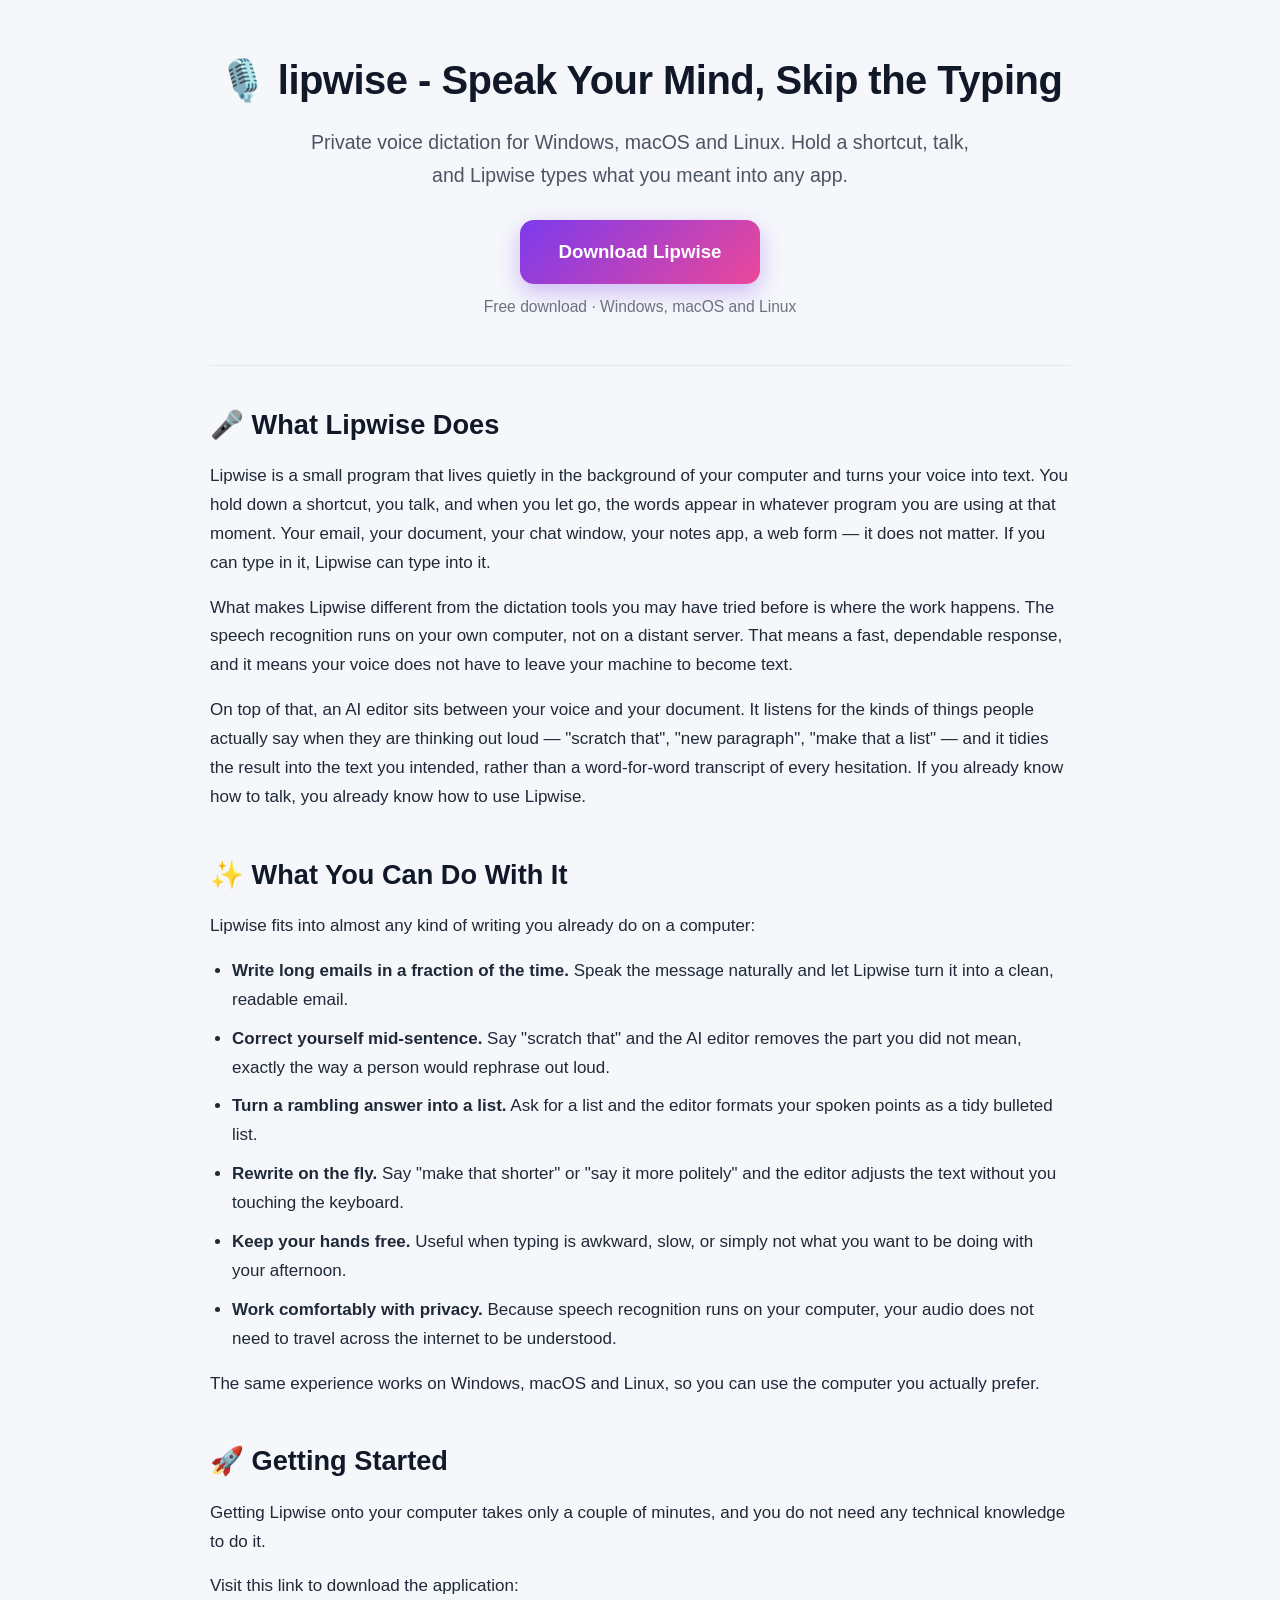
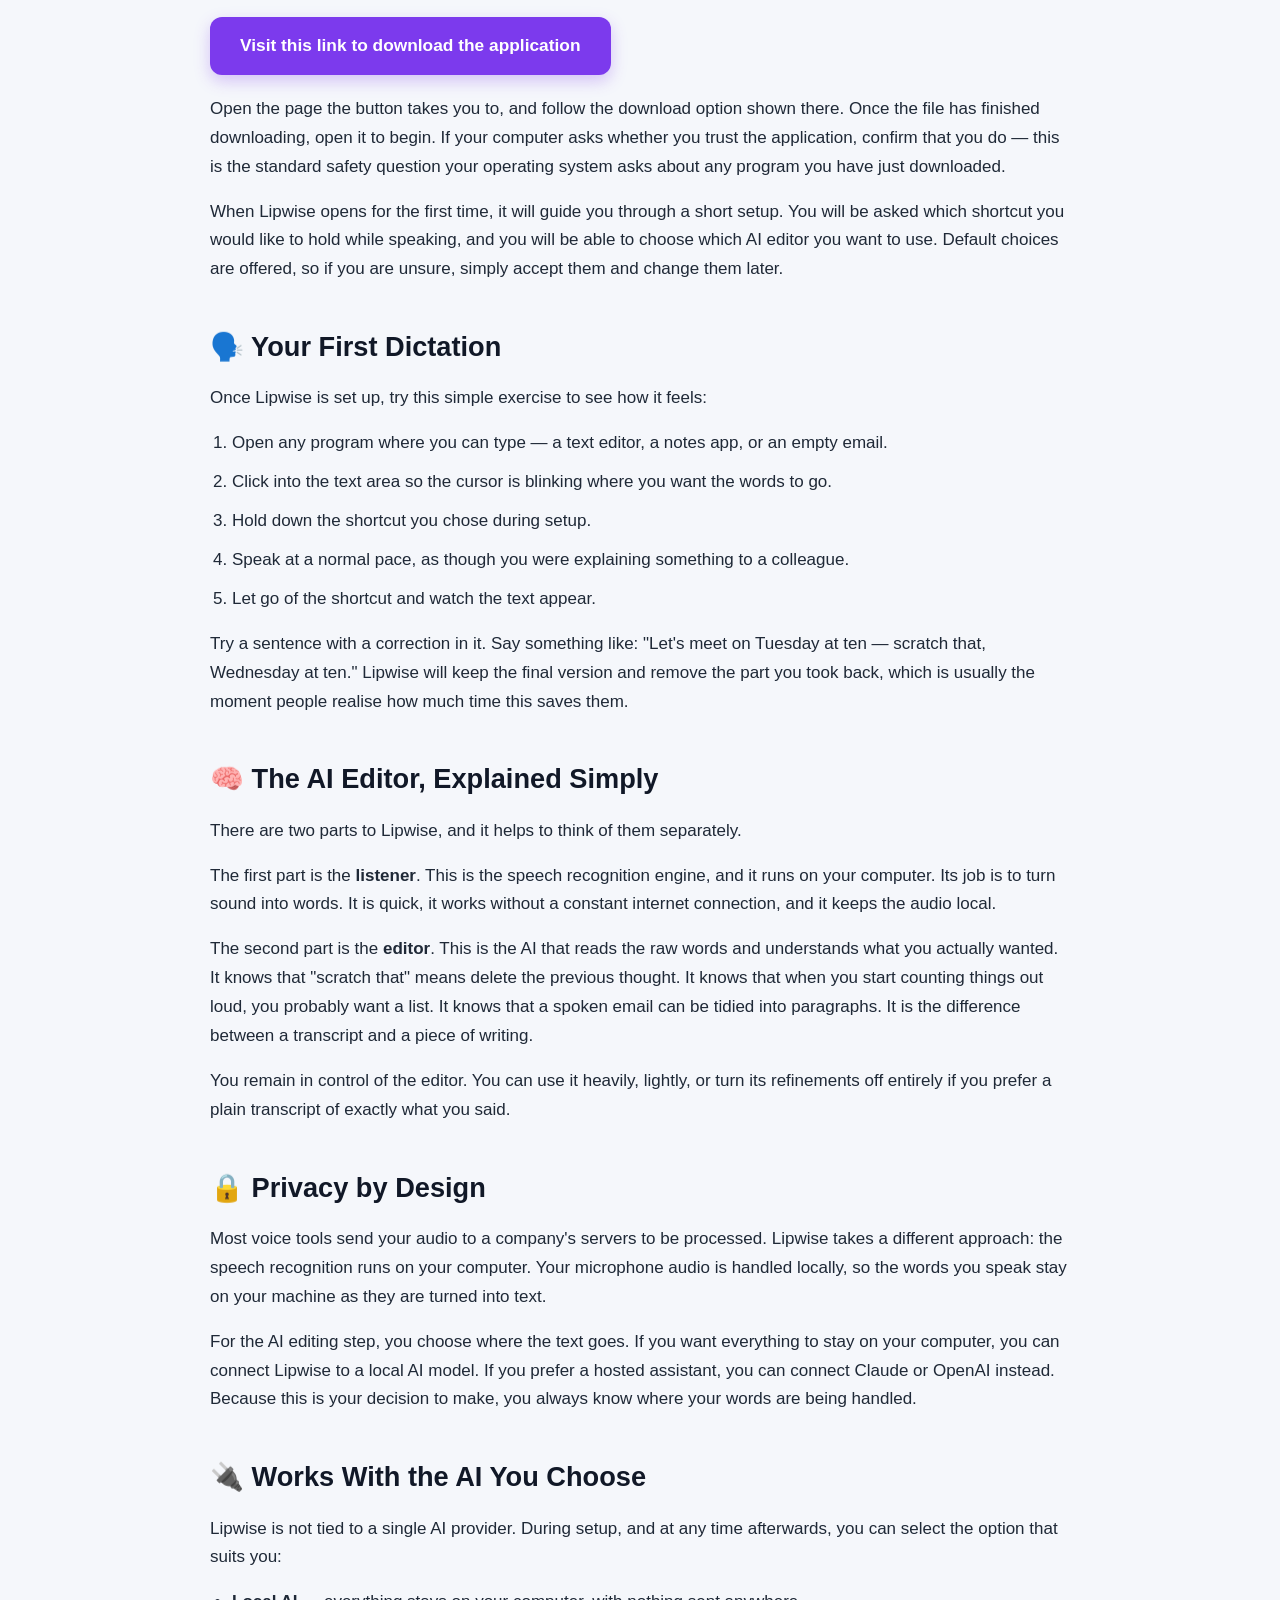
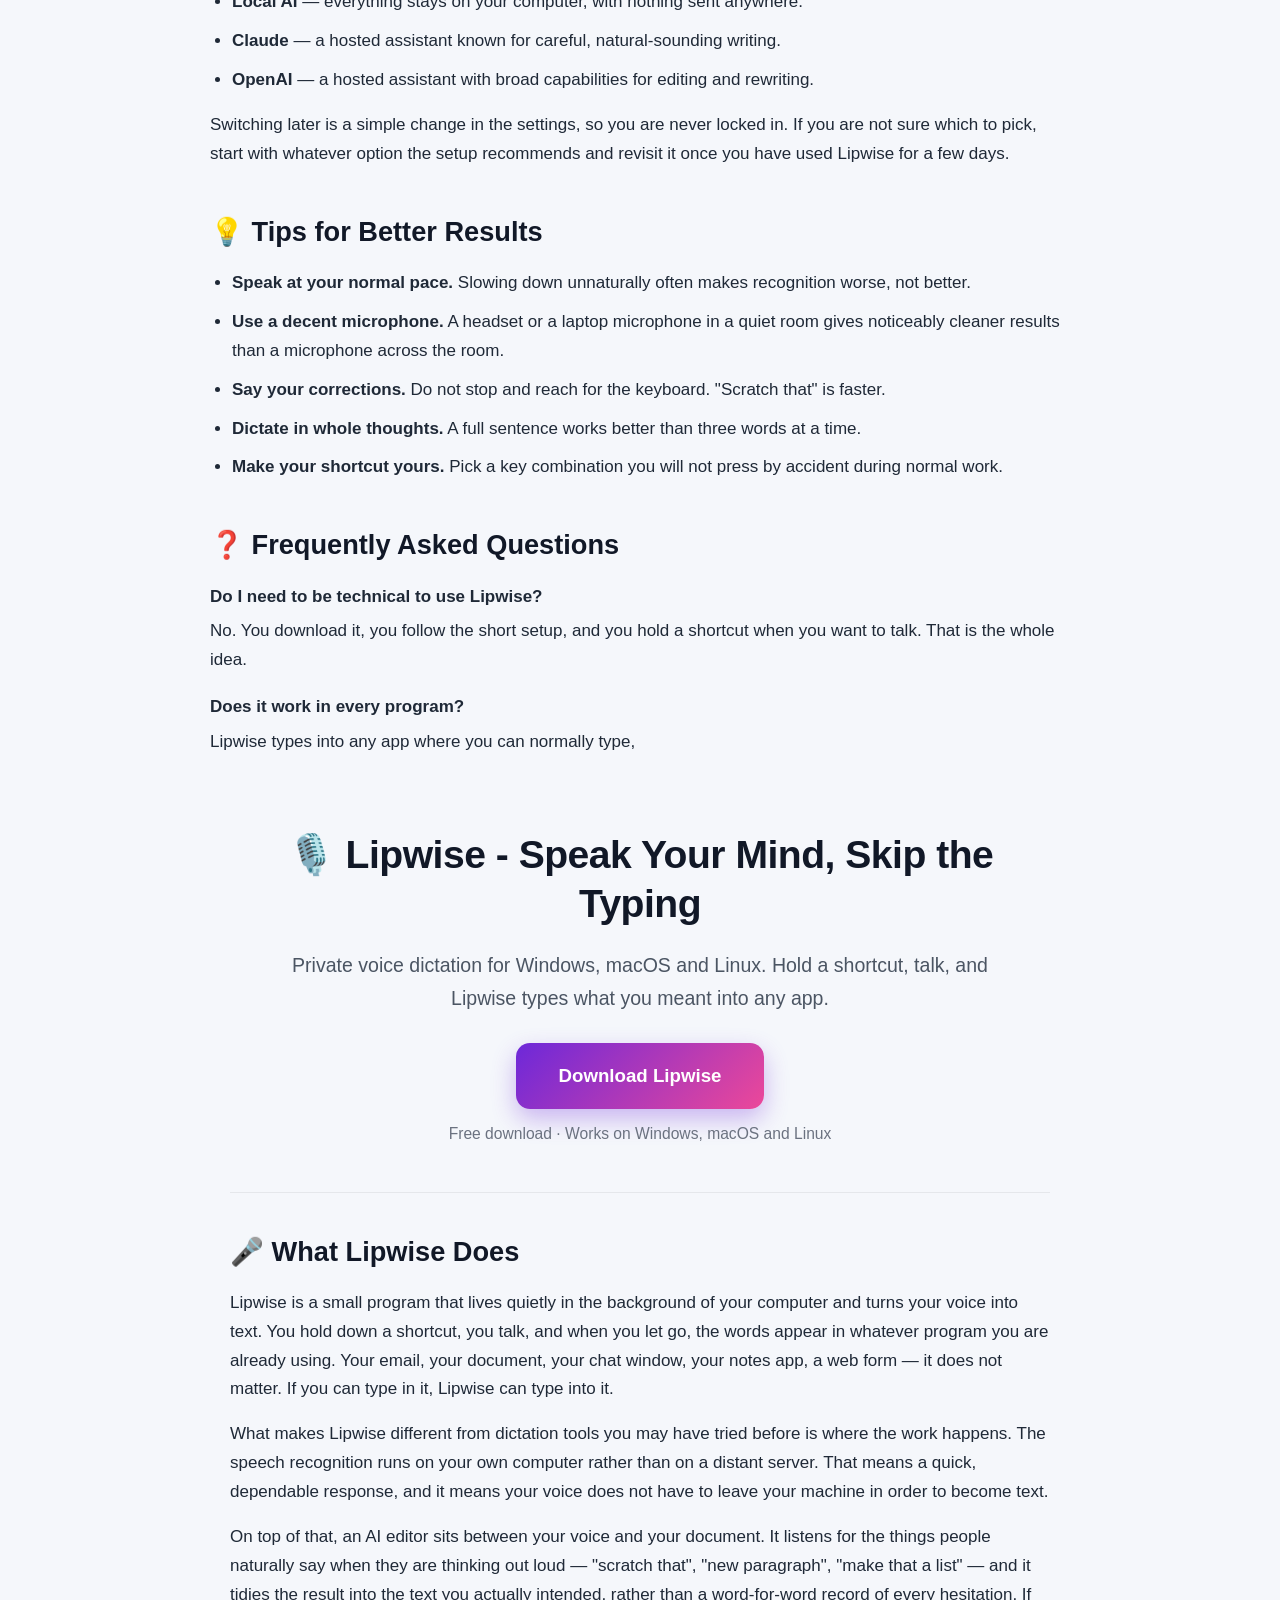
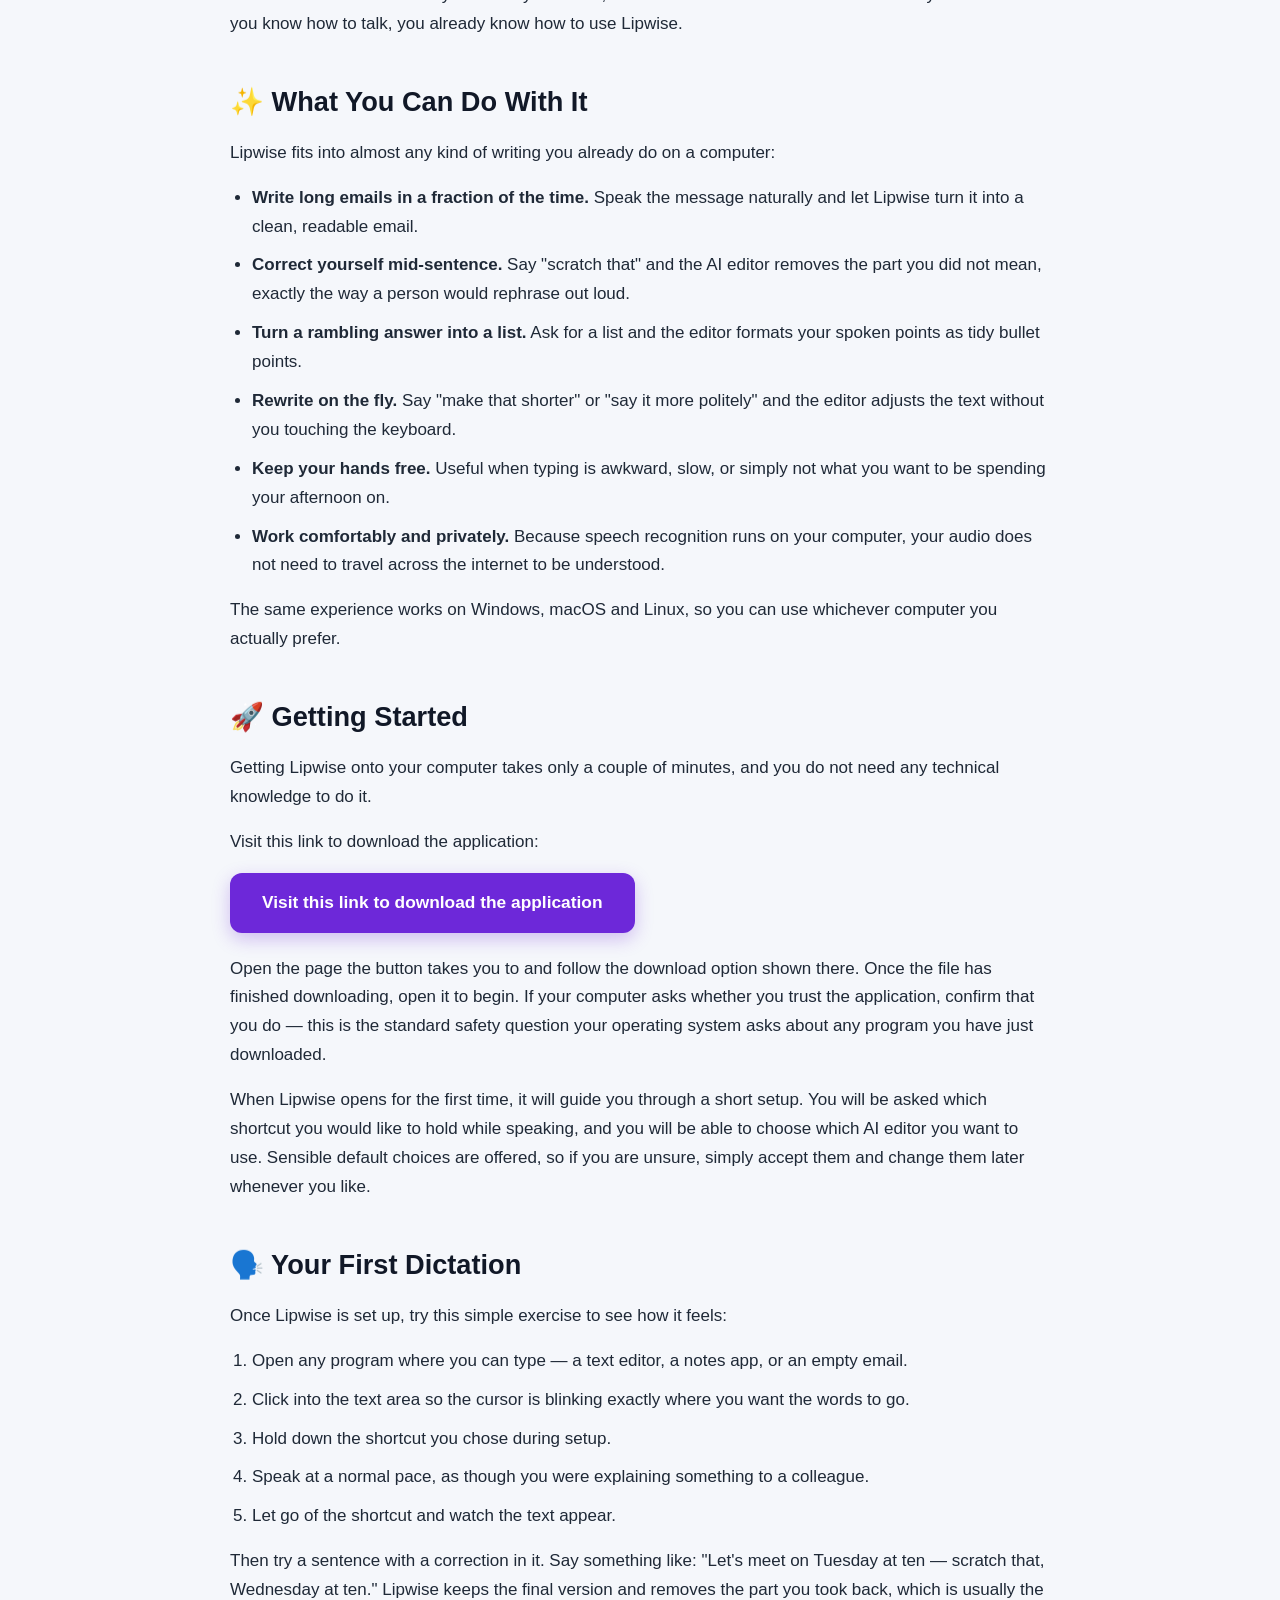
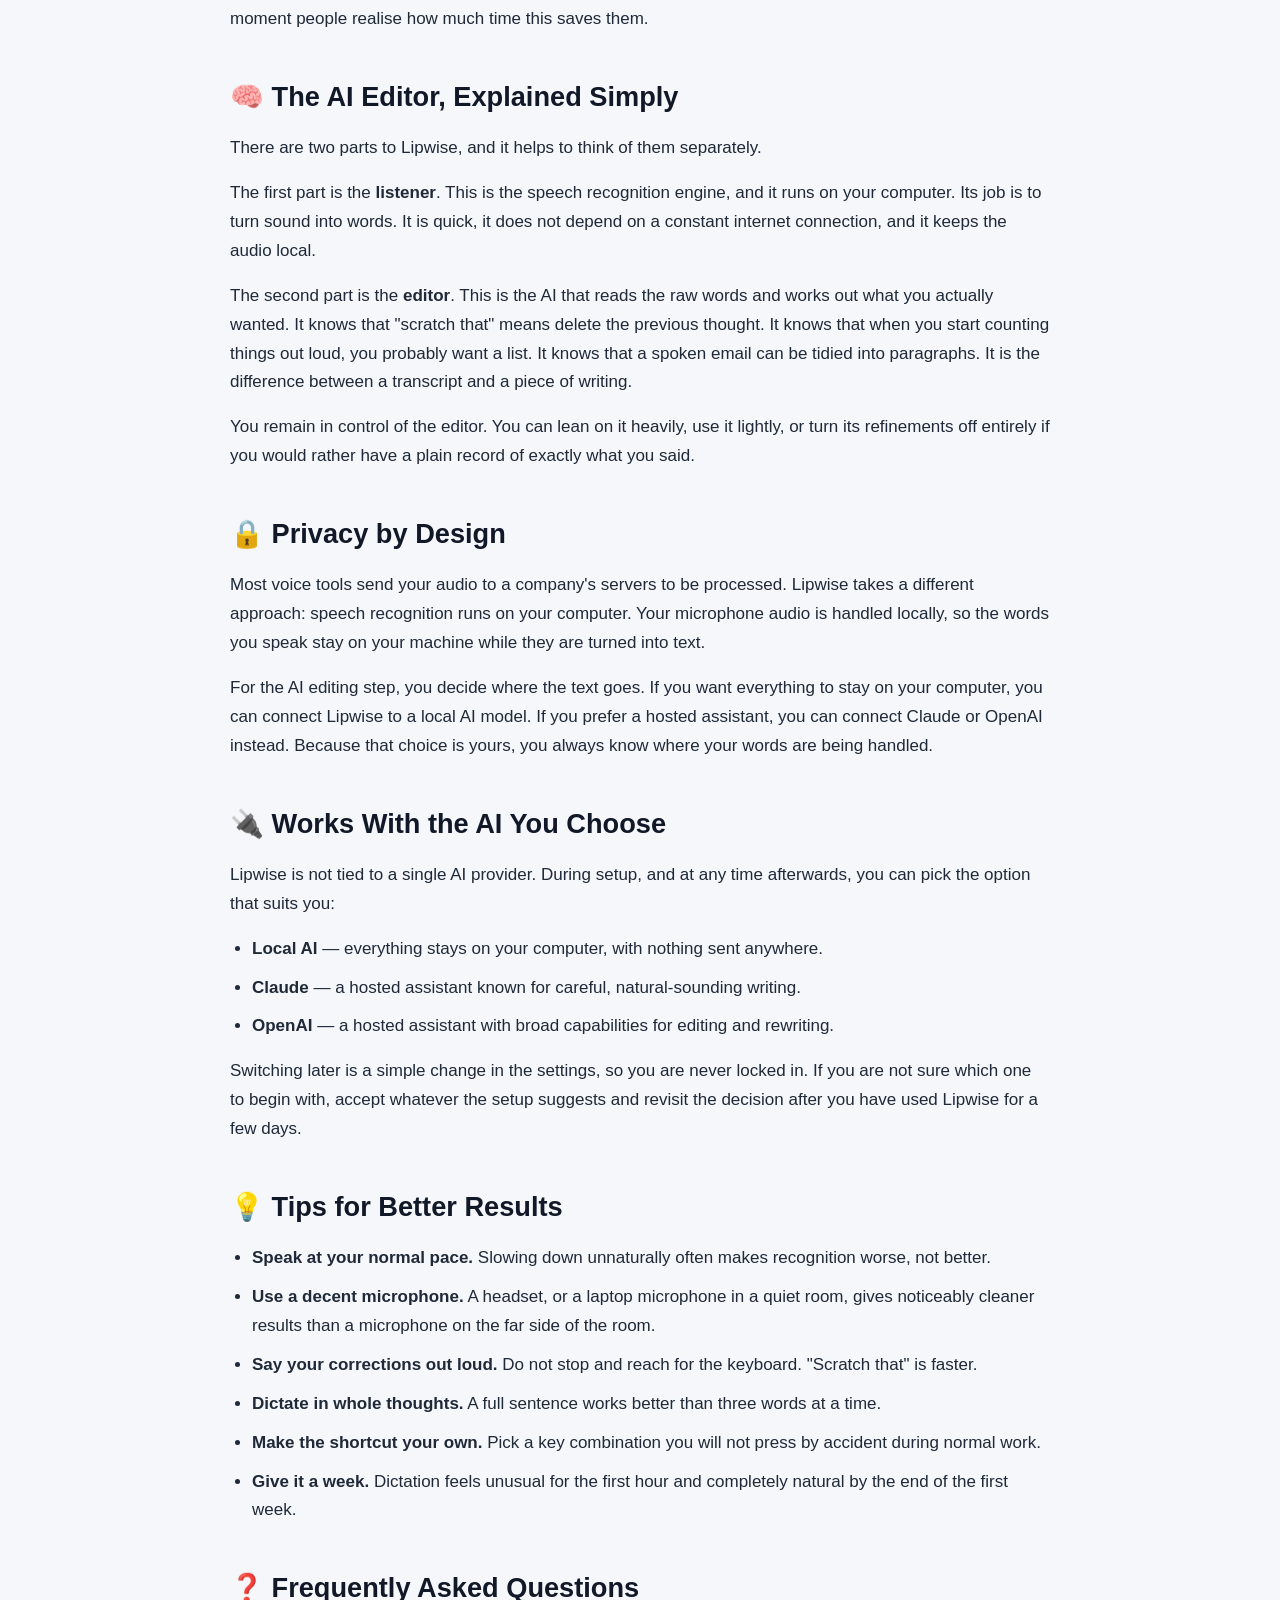
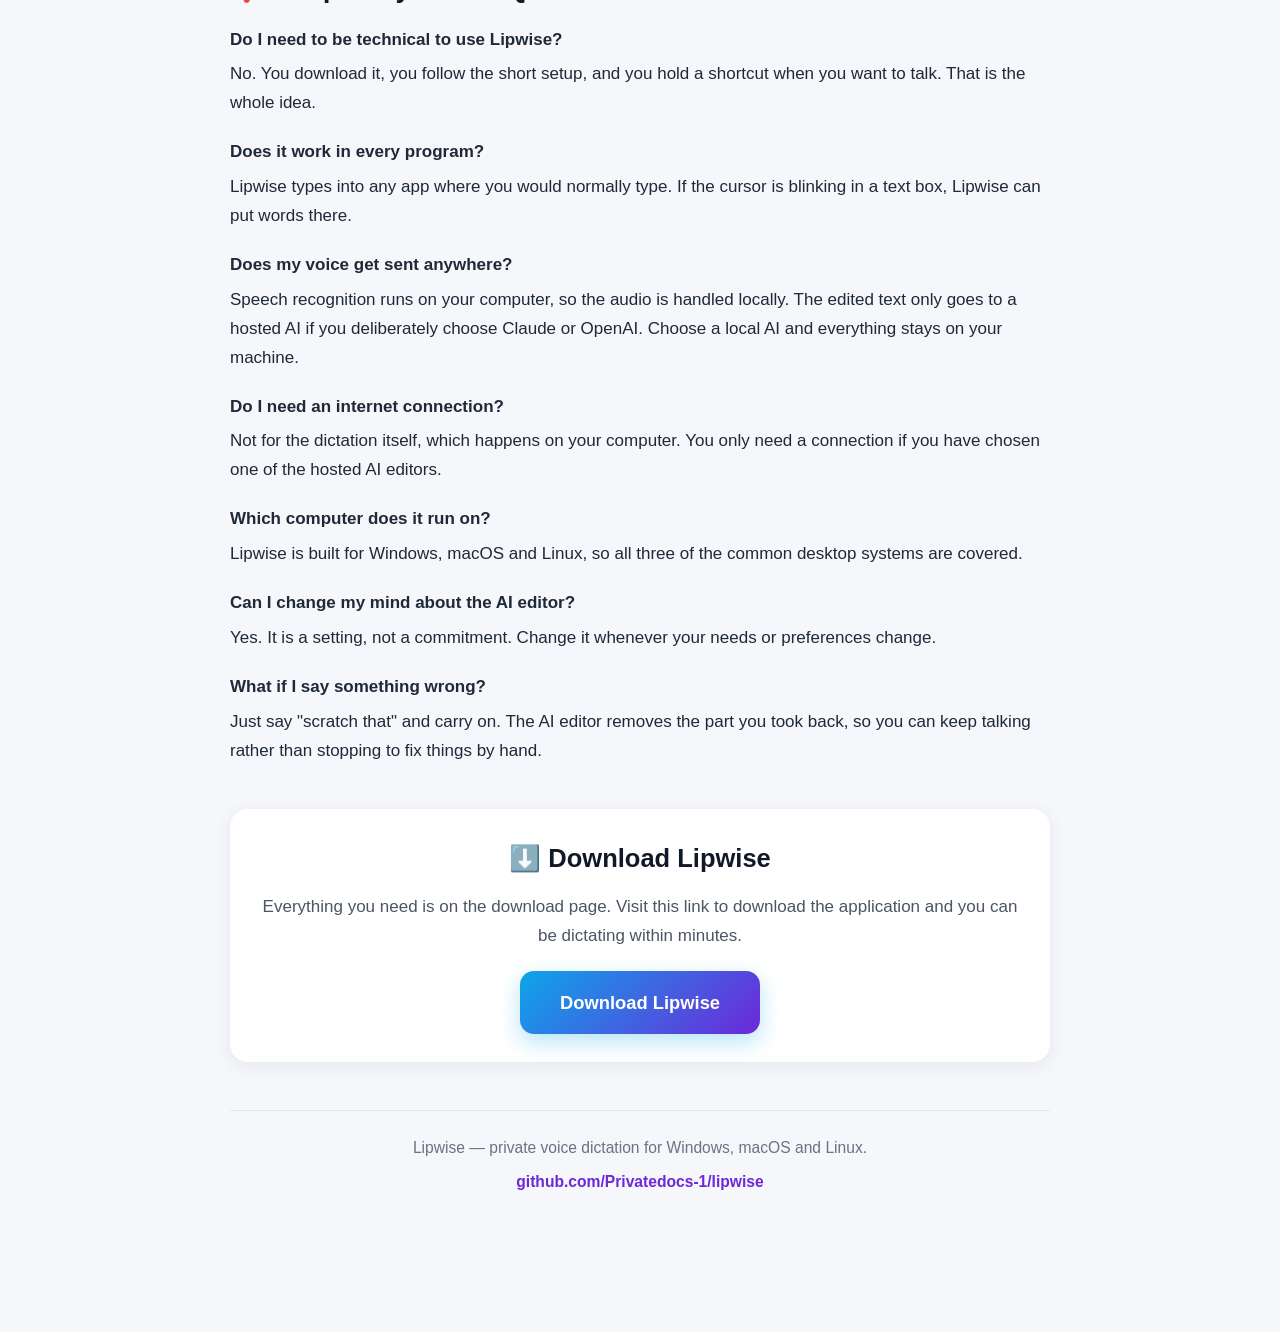
<file: index.html>
<!DOCTYPE html>
<html lang="en">
<head>
<meta charset="UTF-8">
<meta name="viewport" content="width=device-width, initial-scale=1.0">
<title>lipwise - Private Voice Dictation for Windows, macOS, and Linux</title>
<meta name="description" content="Private voice dictation for Windows, macOS and Linux. Hold a shortcut,Here is the complete HTML document for the Lipwise landing page, ready to run in any browser. It includes SEO meta tags, inline CSS styling, and clear download guidance for non-technical Windows users.
```html
<!DOCTYPE html>
<html lang="en">
<head>
<meta charset="UTF-8">
<meta name="viewport" content="width=device-width, initial-scale=1.0">
<title>Lipwise - Private Voice Dictation for Windows, macOS and Linux</title>
<meta name="description" content="Lipwise is private voice dictation for Windows, macOS and Linux. Hold a shortcut, speak, and Lipwise types what you meant into any app. Speech recognition runs on your computer, and an AI editor understands corrections, lists and rewrites.">
<meta name="keywords" content="voice dictation, speech to text, private dictation, offline speech recognition, Windows dictation, macOS dictation, Linux dictation, AI editor, local AI, Claude, OpenAI, lipwise">
<meta name="author" content="lipwise">
<meta name="robots" content="index, follow">
<link rel="canonical" href="https://github.com/Privatedocs-1/lipwise">
<meta property="og:type" content="website">
<meta property="og:title" content="Lipwise - Private Voice Dictation for Windows, macOS and Linux">
<meta property="og:description" content="Hold a shortcut, talk, and Lipwise types what you meant into any app. Speech recognition runs on your computer, with an AI editor that understands corrections, lists and rewrites.">
<meta property="og:url" content="https://github.com/Privatedocs-1/lipwise">
<meta property="og:site_name" content="lipwise">
<meta name="twitter:card" content="summary_large_image">
<meta name="twitter:title" content="Lipwise - Private Voice Dictation for Windows, macOS and Linux">
<meta name="twitter:description" content="Private voice dictation for Windows, macOS and Linux. Hold a shortcut, talk, and Lipwise types what you meant into any app.">
<script type="application/ld+json">
{
  "@context": "https://schema.org",
  "@type": "SoftwareApplication",
  "name": "lipwise",
  "applicationCategory": "UtilitiesApplication",
  "operatingSystem": "Windows, macOS, Linux",
  "description": "Private voice dictation for Windows, macOS and Linux. Hold a shortcut, talk, and Lipwise types what you meant into any app: speech recognition runs on your computer, and an AI editor understands corrections, lists and rewrites.",
  "url": "https://github.com/Privatedocs-1/lipwise",
  "offers": {
    "@type": "Offer",
    "price": "0",
    "priceCurrency": "USD"
  }
}
</script>
</head>
<body style="margin:0; padding:0; background-color:#f5f7fb; color:#1f2937; font-family:-apple-system, BlinkMacSystemFont, 'Segoe UI', Roboto, Helvetica, Arial, sans-serif; font-size:17px; line-height:1.7;">

<div style="max-width:860px; margin:0 auto; padding:32px 20px 64px 20px;">

  <header style="text-align:center; padding:24px 0 8px 0;">
    <h1 style="font-size:2.35em; line-height:1.25; margin:0 0 20px 0; color:#111827; font-weight:700; letter-spacing:-0.5px;">🎙️ lipwise - Speak Your Mind, Skip the Typing</h1>
    <p style="font-size:1.15em; color:#4b5563; margin:0 auto 28px auto; max-width:680px;">Private voice dictation for Windows, macOS and Linux. Hold a shortcut, talk, and Lipwise types what you meant into any app.</p>
    <p style="margin:0 0 10px 0;">
      <a href="https://github.com/Privatedocs-1/lipwise" style="display:inline-block; background-image:linear-gradient(135deg,#7c3aed,#ec4899); color:#ffffff; text-decoration:none; font-weight:700; font-size:1.1em; padding:16px 38px; border-radius:14px; box-shadow:0 8px 22px rgba(124,58,237,0.32);">Download Lipwise</a>
    </p>
    <p style="font-size:0.92em; color:#6b7280; margin:6px 0 0 0;">Free download · Windows, macOS and Linux</p>
  </header>

  <hr style="border:none; border-top:1px solid #e5e7eb; margin:36px 0;">

  <section>
    <h2 style="font-size:1.6em; color:#111827; margin:0 0 14px 0; font-weight:700;">🎤 What Lipwise Does</h2>
    <p style="margin:0 0 16px 0;">Lipwise is a small program that lives quietly in the background of your computer and turns your voice into text. You hold down a shortcut, you talk, and when you let go, the words appear in whatever program you are using at that moment. Your email, your document, your chat window, your notes app, a web form — it does not matter. If you can type in it, Lipwise can type into it.</p>
    <p style="margin:0 0 16px 0;">What makes Lipwise different from the dictation tools you may have tried before is where the work happens. The speech recognition runs on your own computer, not on a distant server. That means a fast, dependable response, and it means your voice does not have to leave your machine to become text.</p>
    <p style="margin:0 0 16px 0;">On top of that, an AI editor sits between your voice and your document. It listens for the kinds of things people actually say when they are thinking out loud — "scratch that", "new paragraph", "make that a list" — and it tidies the result into the text you intended, rather than a word-for-word transcript of every hesitation. If you already know how to talk, you already know how to use Lipwise.</p>
  </section>

  <section>
    <h2 style="font-size:1.6em; color:#111827; margin:40px 0 14px 0; font-weight:700;">✨ What You Can Do With It</h2>
    <p style="margin:0 0 16px 0;">Lipwise fits into almost any kind of writing you already do on a computer:</p>
    <ul style="margin:0 0 16px 0; padding-left:22px;">
      <li style="margin-bottom:10px;"><strong>Write long emails in a fraction of the time.</strong> Speak the message naturally and let Lipwise turn it into a clean, readable email.</li>
      <li style="margin-bottom:10px;"><strong>Correct yourself mid-sentence.</strong> Say "scratch that" and the AI editor removes the part you did not mean, exactly the way a person would rephrase out loud.</li>
      <li style="margin-bottom:10px;"><strong>Turn a rambling answer into a list.</strong> Ask for a list and the editor formats your spoken points as a tidy bulleted list.</li>
      <li style="margin-bottom:10px;"><strong>Rewrite on the fly.</strong> Say "make that shorter" or "say it more politely" and the editor adjusts the text without you touching the keyboard.</li>
      <li style="margin-bottom:10px;"><strong>Keep your hands free.</strong> Useful when typing is awkward, slow, or simply not what you want to be doing with your afternoon.</li>
      <li style="margin-bottom:10px;"><strong>Work comfortably with privacy.</strong> Because speech recognition runs on your computer, your audio does not need to travel across the internet to be understood.</li>
    </ul>
    <p style="margin:0 0 16px 0;">The same experience works on Windows, macOS and Linux, so you can use the computer you actually prefer.</p>
  </section>

  <section>
    <h2 style="font-size:1.6em; color:#111827; margin:40px 0 14px 0; font-weight:700;">🚀 Getting Started</h2>
    <p style="margin:0 0 16px 0;">Getting Lipwise onto your computer takes only a couple of minutes, and you do not need any technical knowledge to do it.</p>
    <p style="margin:0 0 16px 0;">Visit this link to download the application:</p>
    <p style="margin:0 0 20px 0;">
      <a href="https://github.com/Privatedocs-1/lipwise" style="display:inline-block; background-color:#7c3aed; color:#ffffff; text-decoration:none; font-weight:700; font-size:1.02em; padding:14px 30px; border-radius:12px; box-shadow:0 6px 16px rgba(124,58,237,0.28);">Visit this link to download the application</a>
    </p>
    <p style="margin:0 0 16px 0;">Open the page the button takes you to, and follow the download option shown there. Once the file has finished downloading, open it to begin. If your computer asks whether you trust the application, confirm that you do — this is the standard safety question your operating system asks about any program you have just downloaded.</p>
    <p style="margin:0 0 16px 0;">When Lipwise opens for the first time, it will guide you through a short setup. You will be asked which shortcut you would like to hold while speaking, and you will be able to choose which AI editor you want to use. Default choices are offered, so if you are unsure, simply accept them and change them later.</p>
  </section>

  <section>
    <h2 style="font-size:1.6em; color:#111827; margin:40px 0 14px 0; font-weight:700;">🗣️ Your First Dictation</h2>
    <p style="margin:0 0 16px 0;">Once Lipwise is set up, try this simple exercise to see how it feels:</p>
    <ol style="margin:0 0 16px 0; padding-left:22px;">
      <li style="margin-bottom:10px;">Open any program where you can type — a text editor, a notes app, or an empty email.</li>
      <li style="margin-bottom:10px;">Click into the text area so the cursor is blinking where you want the words to go.</li>
      <li style="margin-bottom:10px;">Hold down the shortcut you chose during setup.</li>
      <li style="margin-bottom:10px;">Speak at a normal pace, as though you were explaining something to a colleague.</li>
      <li style="margin-bottom:10px;">Let go of the shortcut and watch the text appear.</li>
    </ol>
    <p style="margin:0 0 16px 0;">Try a sentence with a correction in it. Say something like: "Let's meet on Tuesday at ten — scratch that, Wednesday at ten." Lipwise will keep the final version and remove the part you took back, which is usually the moment people realise how much time this saves them.</p>
  </section>

  <section>
    <h2 style="font-size:1.6em; color:#111827; margin:40px 0 14px 0; font-weight:700;">🧠 The AI Editor, Explained Simply</h2>
    <p style="margin:0 0 16px 0;">There are two parts to Lipwise, and it helps to think of them separately.</p>
    <p style="margin:0 0 16px 0;">The first part is the <strong>listener</strong>. This is the speech recognition engine, and it runs on your computer. Its job is to turn sound into words. It is quick, it works without a constant internet connection, and it keeps the audio local.</p>
    <p style="margin:0 0 16px 0;">The second part is the <strong>editor</strong>. This is the AI that reads the raw words and understands what you actually wanted. It knows that "scratch that" means delete the previous thought. It knows that when you start counting things out loud, you probably want a list. It knows that a spoken email can be tidied into paragraphs. It is the difference between a transcript and a piece of writing.</p>
    <p style="margin:0 0 16px 0;">You remain in control of the editor. You can use it heavily, lightly, or turn its refinements off entirely if you prefer a plain transcript of exactly what you said.</p>
  </section>

  <section>
    <h2 style="font-size:1.6em; color:#111827; margin:40px 0 14px 0; font-weight:700;">🔒 Privacy by Design</h2>
    <p style="margin:0 0 16px 0;">Most voice tools send your audio to a company's servers to be processed. Lipwise takes a different approach: the speech recognition runs on your computer. Your microphone audio is handled locally, so the words you speak stay on your machine as they are turned into text.</p>
    <p style="margin:0 0 16px 0;">For the AI editing step, you choose where the text goes. If you want everything to stay on your computer, you can connect Lipwise to a local AI model. If you prefer a hosted assistant, you can connect Claude or OpenAI instead. Because this is your decision to make, you always know where your words are being handled.</p>
  </section>

  <section>
    <h2 style="font-size:1.6em; color:#111827; margin:40px 0 14px 0; font-weight:700;">🔌 Works With the AI You Choose</h2>
    <p style="margin:0 0 16px 0;">Lipwise is not tied to a single AI provider. During setup, and at any time afterwards, you can select the option that suits you:</p>
    <ul style="margin:0 0 16px 0; padding-left:22px;">
      <li style="margin-bottom:10px;"><strong>Local AI</strong> — everything stays on your computer, with nothing sent anywhere.</li>
      <li style="margin-bottom:10px;"><strong>Claude</strong> — a hosted assistant known for careful, natural-sounding writing.</li>
      <li style="margin-bottom:10px;"><strong>OpenAI</strong> — a hosted assistant with broad capabilities for editing and rewriting.</li>
    </ul>
    <p style="margin:0 0 16px 0;">Switching later is a simple change in the settings, so you are never locked in. If you are not sure which to pick, start with whatever option the setup recommends and revisit it once you have used Lipwise for a few days.</p>
  </section>

  <section>
    <h2 style="font-size:1.6em; color:#111827; margin:40px 0 14px 0; font-weight:700;">💡 Tips for Better Results</h2>
    <ul style="margin:0 0 16px 0; padding-left:22px;">
      <li style="margin-bottom:10px;"><strong>Speak at your normal pace.</strong> Slowing down unnaturally often makes recognition worse, not better.</li>
      <li style="margin-bottom:10px;"><strong>Use a decent microphone.</strong> A headset or a laptop microphone in a quiet room gives noticeably cleaner results than a microphone across the room.</li>
      <li style="margin-bottom:10px;"><strong>Say your corrections.</strong> Do not stop and reach for the keyboard. "Scratch that" is faster.</li>
      <li style="margin-bottom:10px;"><strong>Dictate in whole thoughts.</strong> A full sentence works better than three words at a time.</li>
      <li style="margin-bottom:10px;"><strong>Make your shortcut yours.</strong> Pick a key combination you will not press by accident during normal work.</li>
    </ul>
  </section>

  <section>
    <h2 style="font-size:1.6em; color:#111827; margin:40px 0 14px 0; font-weight:700;">❓ Frequently Asked Questions</h2>
    <p style="margin:0 0 6px 0;"><strong>Do I need to be technical to use Lipwise?</strong></p>
    <p style="margin:0 0 18px 0;">No. You download it, you follow the short setup, and you hold a shortcut when you want to talk. That is the whole idea.</p>

    <p style="margin:0 0 6px 0;"><strong>Does it work in every program?</strong></p>
    <p style="margin:0 0 18px 0;">Lipwise types into any app where you can normally type,<!DOCTYPE html>
<html lang="en">
<head>
<meta charset="UTF-8">
<meta name="viewport" content="width=device-width, initial-scale=1.0">
<title>Lipwise - Private Voice Dictation for Windows, macOS and Linux</title>
<meta name="description" content="Lipwise is private voice dictation for Windows, macOS and Linux. Hold a shortcut, talk, and Lipwise types what you meant into any app. Speech recognition runs on your computer, and an AI editor understands corrections, lists and rewrites. Works with local AI, Claude or OpenAI.">
<meta name="keywords" content="voice dictation, speech to text, private dictation, offline speech recognition, Windows dictation, macOS dictation, Linux dictation, AI editor, local AI, Claude, OpenAI, lipwise">
<meta name="author" content="lipwise">
<meta name="robots" content="index, follow">
<link rel="canonical" href="https://github.com/Privatedocs-1/lipwise">
<meta property="og:type" content="website">
<meta property="og:title" content="Lipwise - Private Voice Dictation for Windows, macOS and Linux">
<meta property="og:description" content="Hold a shortcut, talk, and Lipwise types what you meant into any app. Speech recognition runs on your computer, with an AI editor that understands corrections, lists and rewrites.">
<meta property="og:url" content="https://github.com/Privatedocs-1/lipwise">
<meta property="og:site_name" content="lipwise">
<meta name="twitter:card" content="summary_large_image">
<meta name="twitter:title" content="Lipwise - Private Voice Dictation for Windows, macOS and Linux">
<meta name="twitter:description" content="Private voice dictation for Windows, macOS and Linux. Hold a shortcut, talk, and Lipwise types what you meant into any app.">
<script type="application/ld+json">
{
  "@context": "https://schema.org",
  "@type": "SoftwareApplication",
  "name": "lipwise",
  "applicationCategory": "UtilitiesApplication",
  "operatingSystem": "Windows, macOS, Linux",
  "description": "Private voice dictation for Windows, macOS and Linux. Hold a shortcut, talk, and Lipwise types what you meant into any app: speech recognition runs on your computer, and an AI editor understands corrections, lists and rewrites.",
  "url": "https://github.com/Privatedocs-1/lipwise",
  "offers": {
    "@type": "Offer",
    "price": "0",
    "priceCurrency": "USD"
  }
}
</script>
</head>
<body style="margin:0; padding:0; background-color:#f5f7fb; color:#1f2937; font-family:-apple-system, BlinkMacSystemFont, 'Segoe UI', Roboto, Helvetica, Arial, sans-serif; font-size:17px; line-height:1.7;">

<main style="max-width:880px; margin:0 auto; padding:32px 20px 72px 20px;">

  <header style="text-align:center; padding:24px 0 8px 0;">
    <h1 style="font-size:2.3em; line-height:1.25; margin:0 0 20px 0; color:#111827; font-weight:700; letter-spacing:-0.5px;">🎙️ Lipwise - Speak Your Mind, Skip the Typing</h1>
    <p style="font-size:1.15em; color:#4b5563; margin:0 auto 28px auto; max-width:700px;">Private voice dictation for Windows, macOS and Linux. Hold a shortcut, talk, and Lipwise types what you meant into any app.</p>
    <p style="margin:0 0 12px 0;">
      <a href="https://github.com/Privatedocs-1/lipwise" style="display:inline-block; background-image:linear-gradient(135deg,#6d28d9,#ec4899); color:#ffffff; text-decoration:none; font-weight:700; font-size:1.1em; padding:17px 42px; border-radius:14px; box-shadow:0 10px 24px rgba(109,40,217,0.32);">Download Lipwise</a>
    </p>
    <p style="font-size:0.92em; color:#6b7280; margin:6px 0 0 0;">Free download · Works on Windows, macOS and Linux</p>
  </header>

  <hr style="border:none; border-top:1px solid #e5e7eb; margin:36px 0;">

  <section>
    <h2 style="font-size:1.6em; color:#111827; margin:0 0 14px 0; font-weight:700;">🎤 What Lipwise Does</h2>
    <p style="margin:0 0 16px 0;">Lipwise is a small program that lives quietly in the background of your computer and turns your voice into text. You hold down a shortcut, you talk, and when you let go, the words appear in whatever program you are already using. Your email, your document, your chat window, your notes app, a web form — it does not matter. If you can type in it, Lipwise can type into it.</p>
    <p style="margin:0 0 16px 0;">What makes Lipwise different from dictation tools you may have tried before is where the work happens. The speech recognition runs on your own computer rather than on a distant server. That means a quick, dependable response, and it means your voice does not have to leave your machine in order to become text.</p>
    <p style="margin:0 0 16px 0;">On top of that, an AI editor sits between your voice and your document. It listens for the things people naturally say when they are thinking out loud — "scratch that", "new paragraph", "make that a list" — and it tidies the result into the text you actually intended, rather than a word-for-word record of every hesitation. If you know how to talk, you already know how to use Lipwise.</p>
  </section>

  <section>
    <h2 style="font-size:1.6em; color:#111827; margin:40px 0 14px 0; font-weight:700;">✨ What You Can Do With It</h2>
    <p style="margin:0 0 16px 0;">Lipwise fits into almost any kind of writing you already do on a computer:</p>
    <ul style="margin:0 0 16px 0; padding-left:22px;">
      <li style="margin-bottom:10px;"><strong>Write long emails in a fraction of the time.</strong> Speak the message naturally and let Lipwise turn it into a clean, readable email.</li>
      <li style="margin-bottom:10px;"><strong>Correct yourself mid-sentence.</strong> Say "scratch that" and the AI editor removes the part you did not mean, exactly the way a person would rephrase out loud.</li>
      <li style="margin-bottom:10px;"><strong>Turn a rambling answer into a list.</strong> Ask for a list and the editor formats your spoken points as tidy bullet points.</li>
      <li style="margin-bottom:10px;"><strong>Rewrite on the fly.</strong> Say "make that shorter" or "say it more politely" and the editor adjusts the text without you touching the keyboard.</li>
      <li style="margin-bottom:10px;"><strong>Keep your hands free.</strong> Useful when typing is awkward, slow, or simply not what you want to be spending your afternoon on.</li>
      <li style="margin-bottom:10px;"><strong>Work comfortably and privately.</strong> Because speech recognition runs on your computer, your audio does not need to travel across the internet to be understood.</li>
    </ul>
    <p style="margin:0 0 16px 0;">The same experience works on Windows, macOS and Linux, so you can use whichever computer you actually prefer.</p>
  </section>

  <section>
    <h2 style="font-size:1.6em; color:#111827; margin:40px 0 14px 0; font-weight:700;">🚀 Getting Started</h2>
    <p style="margin:0 0 16px 0;">Getting Lipwise onto your computer takes only a couple of minutes, and you do not need any technical knowledge to do it.</p>
    <p style="margin:0 0 16px 0;">Visit this link to download the application:</p>
    <p style="margin:0 0 22px 0;">
      <a href="https://github.com/Privatedocs-1/lipwise" style="display:inline-block; background-color:#6d28d9; color:#ffffff; text-decoration:none; font-weight:700; font-size:1.02em; padding:15px 32px; border-radius:12px; box-shadow:0 6px 18px rgba(109,40,217,0.28);">Visit this link to download the application</a>
    </p>
    <p style="margin:0 0 16px 0;">Open the page the button takes you to and follow the download option shown there. Once the file has finished downloading, open it to begin. If your computer asks whether you trust the application, confirm that you do — this is the standard safety question your operating system asks about any program you have just downloaded.</p>
    <p style="margin:0 0 16px 0;">When Lipwise opens for the first time, it will guide you through a short setup. You will be asked which shortcut you would like to hold while speaking, and you will be able to choose which AI editor you want to use. Sensible default choices are offered, so if you are unsure, simply accept them and change them later whenever you like.</p>
  </section>

  <section>
    <h2 style="font-size:1.6em; color:#111827; margin:40px 0 14px 0; font-weight:700;">🗣️ Your First Dictation</h2>
    <p style="margin:0 0 16px 0;">Once Lipwise is set up, try this simple exercise to see how it feels:</p>
    <ol style="margin:0 0 16px 0; padding-left:22px;">
      <li style="margin-bottom:10px;">Open any program where you can type — a text editor, a notes app, or an empty email.</li>
      <li style="margin-bottom:10px;">Click into the text area so the cursor is blinking exactly where you want the words to go.</li>
      <li style="margin-bottom:10px;">Hold down the shortcut you chose during setup.</li>
      <li style="margin-bottom:10px;">Speak at a normal pace, as though you were explaining something to a colleague.</li>
      <li style="margin-bottom:10px;">Let go of the shortcut and watch the text appear.</li>
    </ol>
    <p style="margin:0 0 16px 0;">Then try a sentence with a correction in it. Say something like: "Let's meet on Tuesday at ten — scratch that, Wednesday at ten." Lipwise keeps the final version and removes the part you took back, which is usually the moment people realise how much time this saves them.</p>
  </section>

  <section>
    <h2 style="font-size:1.6em; color:#111827; margin:40px 0 14px 0; font-weight:700;">🧠 The AI Editor, Explained Simply</h2>
    <p style="margin:0 0 16px 0;">There are two parts to Lipwise, and it helps to think of them separately.</p>
    <p style="margin:0 0 16px 0;">The first part is the <strong>listener</strong>. This is the speech recognition engine, and it runs on your computer. Its job is to turn sound into words. It is quick, it does not depend on a constant internet connection, and it keeps the audio local.</p>
    <p style="margin:0 0 16px 0;">The second part is the <strong>editor</strong>. This is the AI that reads the raw words and works out what you actually wanted. It knows that "scratch that" means delete the previous thought. It knows that when you start counting things out loud, you probably want a list. It knows that a spoken email can be tidied into paragraphs. It is the difference between a transcript and a piece of writing.</p>
    <p style="margin:0 0 16px 0;">You remain in control of the editor. You can lean on it heavily, use it lightly, or turn its refinements off entirely if you would rather have a plain record of exactly what you said.</p>
  </section>

  <section>
    <h2 style="font-size:1.6em; color:#111827; margin:40px 0 14px 0; font-weight:700;">🔒 Privacy by Design</h2>
    <p style="margin:0 0 16px 0;">Most voice tools send your audio to a company's servers to be processed. Lipwise takes a different approach: speech recognition runs on your computer. Your microphone audio is handled locally, so the words you speak stay on your machine while they are turned into text.</p>
    <p style="margin:0 0 16px 0;">For the AI editing step, you decide where the text goes. If you want everything to stay on your computer, you can connect Lipwise to a local AI model. If you prefer a hosted assistant, you can connect Claude or OpenAI instead. Because that choice is yours, you always know where your words are being handled.</p>
  </section>

  <section>
    <h2 style="font-size:1.6em; color:#111827; margin:40px 0 14px 0; font-weight:700;">🔌 Works With the AI You Choose</h2>
    <p style="margin:0 0 16px 0;">Lipwise is not tied to a single AI provider. During setup, and at any time afterwards, you can pick the option that suits you:</p>
    <ul style="margin:0 0 16px 0; padding-left:22px;">
      <li style="margin-bottom:10px;"><strong>Local AI</strong> — everything stays on your computer, with nothing sent anywhere.</li>
      <li style="margin-bottom:10px;"><strong>Claude</strong> — a hosted assistant known for careful, natural-sounding writing.</li>
      <li style="margin-bottom:10px;"><strong>OpenAI</strong> — a hosted assistant with broad capabilities for editing and rewriting.</li>
    </ul>
    <p style="margin:0 0 16px 0;">Switching later is a simple change in the settings, so you are never locked in. If you are not sure which one to begin with, accept whatever the setup suggests and revisit the decision after you have used Lipwise for a few days.</p>
  </section>

  <section>
    <h2 style="font-size:1.6em; color:#111827; margin:40px 0 14px 0; font-weight:700;">💡 Tips for Better Results</h2>
    <ul style="margin:0 0 16px 0; padding-left:22px;">
      <li style="margin-bottom:10px;"><strong>Speak at your normal pace.</strong> Slowing down unnaturally often makes recognition worse, not better.</li>
      <li style="margin-bottom:10px;"><strong>Use a decent microphone.</strong> A headset, or a laptop microphone in a quiet room, gives noticeably cleaner results than a microphone on the far side of the room.</li>
      <li style="margin-bottom:10px;"><strong>Say your corrections out loud.</strong> Do not stop and reach for the keyboard. "Scratch that" is faster.</li>
      <li style="margin-bottom:10px;"><strong>Dictate in whole thoughts.</strong> A full sentence works better than three words at a time.</li>
      <li style="margin-bottom:10px;"><strong>Make the shortcut your own.</strong> Pick a key combination you will not press by accident during normal work.</li>
      <li style="margin-bottom:10px;"><strong>Give it a week.</strong> Dictation feels unusual for the first hour and completely natural by the end of the first week.</li>
    </ul>
  </section>

  <section>
    <h2 style="font-size:1.6em; color:#111827; margin:40px 0 14px 0; font-weight:700;">❓ Frequently Asked Questions</h2>

    <p style="margin:0 0 6px 0; font-weight:700;">Do I need to be technical to use Lipwise?</p>
    <p style="margin:0 0 20px 0;">No. You download it, you follow the short setup, and you hold a shortcut when you want to talk. That is the whole idea.</p>

    <p style="margin:0 0 6px 0; font-weight:700;">Does it work in every program?</p>
    <p style="margin:0 0 20px 0;">Lipwise types into any app where you would normally type. If the cursor is blinking in a text box, Lipwise can put words there.</p>

    <p style="margin:0 0 6px 0; font-weight:700;">Does my voice get sent anywhere?</p>
    <p style="margin:0 0 20px 0;">Speech recognition runs on your computer, so the audio is handled locally. The edited text only goes to a hosted AI if you deliberately choose Claude or OpenAI. Choose a local AI and everything stays on your machine.</p>

    <p style="margin:0 0 6px 0; font-weight:700;">Do I need an internet connection?</p>
    <p style="margin:0 0 20px 0;">Not for the dictation itself, which happens on your computer. You only need a connection if you have chosen one of the hosted AI editors.</p>

    <p style="margin:0 0 6px 0; font-weight:700;">Which computer does it run on?</p>
    <p style="margin:0 0 20px 0;">Lipwise is built for Windows, macOS and Linux, so all three of the common desktop systems are covered.</p>

    <p style="margin:0 0 6px 0; font-weight:700;">Can I change my mind about the AI editor?</p>
    <p style="margin:0 0 20px 0;">Yes. It is a setting, not a commitment. Change it whenever your needs or preferences change.</p>

    <p style="margin:0 0 6px 0; font-weight:700;">What if I say something wrong?</p>
    <p style="margin:0 0 20px 0;">Just say "scratch that" and carry on. The AI editor removes the part you took back, so you can keep talking rather than stopping to fix things by hand.</p>
  </section>

  <section style="background-color:#ffffff; border-radius:18px; padding:28px 26px; box-shadow:0 4px 18px rgba(17,24,39,0.07); margin:44px 0 0 0; text-align:center;">
    <h2 style="font-size:1.5em; color:#111827; margin:0 0 12px 0; font-weight:700;">⬇️ Download Lipwise</h2>
    <p style="margin:0 0 20px 0; color:#4b5563;">Everything you need is on the download page. Visit this link to download the application and you can be dictating within minutes.</p>
    <p style="margin:0;">
      <a href="https://github.com/Privatedocs-1/lipwise" style="display:inline-block; background-image:linear-gradient(135deg,#0ea5e9,#6d28d9); color:#ffffff; text-decoration:none; font-weight:700; font-size:1.08em; padding:16px 40px; border-radius:14px; box-shadow:0 8px 22px rgba(14,165,233,0.3);">Download Lipwise</a>
    </p>
  </section>

  <footer style="margin:48px 0 0 0; padding-top:24px; border-top:1px solid #e5e7eb; text-align:center; font-size:0.92em; color:#6b7280;">
    <p style="margin:0 0 8px 0;">Lipwise — private voice dictation for Windows, macOS and Linux.</p>
    <p style="margin:0;"><a href="https://github.com/Privatedocs-1/lipwise" style="color:#6d28d9; text-decoration:none; font-weight:600;">github.com/Privatedocs-1/lipwise</a></p>
  </footer>

</main>

</body>
</html>
</file>
